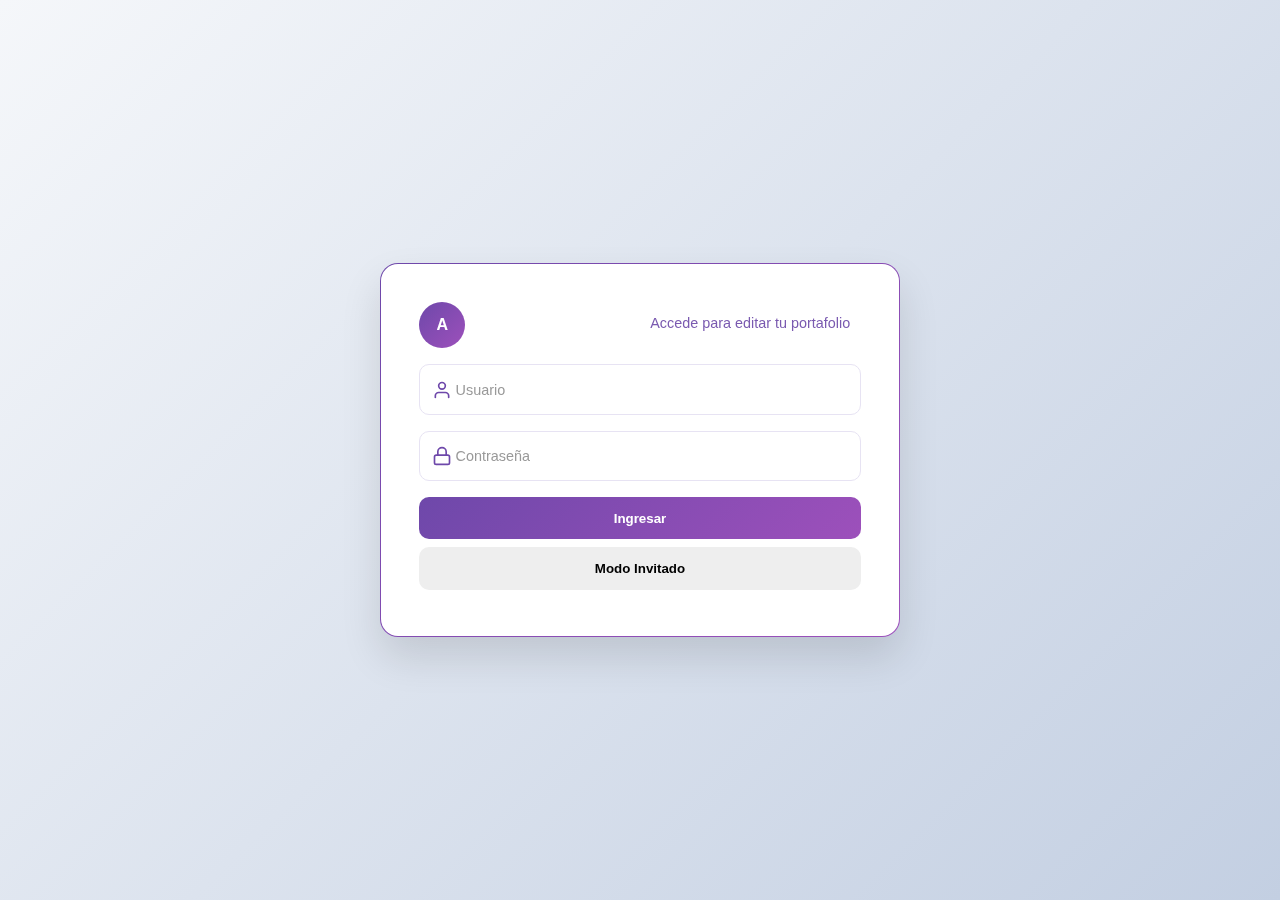
<file: docs/login.html>
<!DOCTYPE html>
<html lang="es">
<head>
    <meta charset="UTF-8">
    <meta name="viewport" content="width=device-width, initial-scale=1.0">
    <title>Iniciar Sesión - Portafolio</title>
    <link rel="stylesheet" href="styles.css">
        <link rel="stylesheet" href="https://cdnjs.cloudflare.com/ajax/libs/font-awesome/6.0.0/css/all.min.css">
    <link rel="icon" href="data:image/svg+xml,%3Csvg xmlns='http://www.w3.org/2000/svg' width='64' height='64' viewBox='0 0 64 64'%3E%3Crect width='64' height='64' rx='12' fill='%239d50bb'/%3E%3Ctext x='50%' y='55%' text-anchor='middle' dominant-baseline='middle' font-size='40' font-family='Poppins, Arial, sans-serif' fill='white'%3EA%3C/text%3E%3C/svg%3E" type="image/svg+xml">
    <style>
        *{box-sizing:border-box}
        @keyframes bgshift{0%{background-position:0% 50%}50%{background-position:100% 50%}100%{background-position:0% 50%}}
        body{font-family:'Poppins',Arial,sans-serif;margin:0;min-height:100vh;display:flex;align-items:center;justify-content:center;background:linear-gradient(135deg,#f6f0ff,#ffffff);}
        .login-container{position:relative;width:100%;max-width:520px;margin:4rem auto;padding:2.4rem;border-radius:18px;background:linear-gradient(#ffffff,#ffffff) padding-box,linear-gradient(135deg,#6e48aa,#9d50bb) border-box;border:1px solid transparent;box-shadow:0 20px 40px rgba(0,0,0,0.12);backdrop-filter:saturate(1.2) blur(4px)}
        .login-header{display:flex;align-items:center;gap:0.9rem;margin-bottom:1rem}
        .logo-circle{width:46px;height:46px;border-radius:50%;background:linear-gradient(135deg,#6e48aa,#9d50bb);color:#fff;display:flex;align-items:center;justify-content:center;font-weight:700}
        .hint{color:#7a5ab0;font-size:0.9rem;margin-top:-4px}
        h2{color:#5b3ea6;margin:0}
        .form-group{margin-bottom:1rem}
        .form-group input{width:100%;padding:0.95rem 1rem;border:1px solid #e7e3f3;border-radius:10px;font-size:1rem;transition:border-color .2s,box-shadow .2s}
        .form-group input:focus{outline:none;border-color:#9d50bb;box-shadow:0 0 0 3px rgba(157,80,187,.15)}
        .small-btn{width:100%;padding:0.85rem;border:none;border-radius:10px;font-weight:600;cursor:pointer;transition:transform .08s ease,box-shadow .2s}
        .small-btn:hover{transform:translateY(-1px);box-shadow:0 8px 16px rgba(0,0,0,.1)}
        .row{display:flex;gap:.7rem}
        #adminPanelBtn{background:#2f2d3a;color:#fff}
    </style>
            
            </head>
            <body class="theme-original">
            
                <div class="login-container">
                    <div class="login-header">
                        <div class="logo-circle">A</div>
                        <h2>Iniciar Sesión</h2>
                        <div class="hint">Accede para editar tu portafolio</div>
                    </div>
            
                    <form id="loginForm">
                        <div class="form-group" style="position:relative;">
                            <input type="text" id="username" required placeholder="Usuario" style="padding-left:2.2rem; width:100%;">
                        </div>
                        <div class="form-group" style="position:relative;">
                            <input type="password" id="password" required placeholder="Contraseña" style="padding-left:2.2rem; width:100%;">
                        </div>
                        <button type="submit" class="small-btn" style="background: linear-gradient(135deg,#6e48aa,#9d50bb); color:white;">Ingresar</button>
                        <div style="height:0.5rem"></div>
                        <div class="row">
                            <button type="button" id="guestBtn" class="small-btn" style="background:#eee;">Modo Invitado</button>
                            <button type="button" id="adminPanelBtn" class="small-btn" style="background:#444; color:white; display:none;">Panel de administración</button>
                        </div>
                    </form>
                </div>
            
                <script src="app.js"></script>
                <script>
                    // Obtener IP pública y guardarla (si falla, el sistema sigue funcionando sin IP-lock)
                    async function obtenerIPyGuardar() {
                        try {
                            const r = await fetch('https://api.ipify.org?format=json');
                            if (!r.ok) throw new Error('no ip');
                            const j = await r.json();
                            sessionStorage.setItem('ipUser', j.ip);
                        } catch (e) {
                            console.warn('No se pudo obtener IP pública:', e);
                        }
                    }
                    obtenerIPyGuardar();
                    const API_DEFAULT = 'https://workspace-portafolio-api.onrender.com';
                    function apiBase(){ return API_DEFAULT; }
                    async function fetchJson(path, opts){ const base = apiBase(); const url = (base ? base : '') + path; const resp = await fetch(url, opts); const ct = resp.headers.get('content-type')||''; if(ct.includes('application/json')){ try{ const j = await resp.json(); return { resp, json: j, text: null }; }catch{ return { resp, json: null, text: null }; } } const t = await resp.text(); return { resp, json: null, text: t }; }
            
                    // Manejo del formulario: intentar login en el backend (/api/login)
                    async function serverLogin(identifier, password) {
                        try {
                            const isEmail = identifier.includes('@');
                            let payload = isEmail ? { email: identifier, password } : { username: identifier, password };
                            let { resp, json, text } = await fetchJson('/api/login', { method:'POST', headers:{ 'Content-Type':'application/json' }, body: JSON.stringify(payload) });
                            if (!resp.ok && !isEmail && json && typeof json.error === 'string' && json.error.toLowerCase().includes('faltan campos')) {
                                payload = { email: identifier, password };
                                ({ resp, json, text } = await fetchJson('/api/login', { method:'POST', headers:{ 'Content-Type':'application/json' }, body: JSON.stringify(payload) }));
                            }
                            
                            if (!resp.ok) {
                                const msg = (json && json.error) ? json.error : (text ? text.slice(0,160) : 'Login fallido');
                                alert(msg);
                                return false;
                            }
                            if (json && json.token) sessionStorage.setItem('token', json.token);
                            if (json && json.user) {
                                var nombre = json.user.nombre || '';
                                var email = json.user.email || json.user.Email || '';
                                sessionStorage.setItem('usuario', nombre || email || '');
                                var roleResp = json.user.role || '';
                                if (roleResp) sessionStorage.setItem('role', roleResp);
                                if (json.ip) sessionStorage.setItem('ipUser', json.ip);
                                if (typeof json.ipAllowed !== 'undefined') sessionStorage.setItem('ipAllowed', String(!!json.ipAllowed));
                                if (typeof json.canUpload !== 'undefined') sessionStorage.setItem('canUpload', String(!!json.canUpload));
                            }
                            sessionStorage.removeItem('guestMode');
                            window.location.href = 'index.html';
                            return true;
                        } catch (e) {
                            console.error('Login error', e);
                            const base = apiBase();
                            alert('Error comunicándose con el servidor: '+e.message + (base ? '' : '\nConfigura API con el botón de la página.'));
                            return false;
                        }
                    }

                    document.getElementById('loginForm').addEventListener('submit', function(e){
                        e.preventDefault();
                        const username = document.getElementById('username').value.trim();
                        const password = document.getElementById('password').value.trim();
                        if(!username || !password){ alert('Completa ambos campos'); return }
                        // Intentar login en el backend. Si tu cuenta es de demo local (Antony/admin) el servidor también debe tener esa cuenta.
                        serverLogin(username, password);
                    });

                    document.getElementById('guestBtn').addEventListener('click', function(){ sessionStorage.setItem('guestMode','true'); window.location.href='main.html' });
            
                    // Mostrar u ocultar el botón de panel admin sólo por role (Manager)
                    function updateAdminBtnVisibility() {
                        const btn = document.getElementById('adminPanelBtn');
                        const role = sessionStorage.getItem('role');
                        const token = sessionStorage.getItem('token');
                        const guest = sessionStorage.getItem('guestMode') === 'true';
                        if (role === 'Manager' && token && !guest) {
                            btn.style.display = '';
                        } else {
                            btn.style.display = 'none';
                        }
                    }
                    updateAdminBtnVisibility();
                    window.addEventListener('focus', updateAdminBtnVisibility);

                    document.getElementById('adminPanelBtn').addEventListener('click', function(){
                        const role = sessionStorage.getItem('role');
                        if (role === 'Manager') {
                            window.location.href = 'admin.html';
                        } else {
                            alert('No tienes permisos para acceder al panel de administración');
                        }
                    });

                    // Validación en tiempo real de credenciales contra SQL Server
                    const liveStatus = document.createElement('div');
                    liveStatus.id = 'liveCredStatus';
                    liveStatus.style = 'margin-top:.5rem;color:#6e48aa;font-size:.9rem';
                    document.querySelector('.login-container').appendChild(liveStatus);
                    let typingTimer = null;
                    const debounce = (fn, ms)=>{ return (...args)=>{ clearTimeout(typingTimer); typingTimer = setTimeout(()=>fn(...args), ms); } };
                    async function checkCredentials(identifier, password){
                        if(!identifier || !password){ liveStatus.textContent=''; return; }
                        try{
                            const r = await fetch(apiBase()+'/admin/check-sql-credentials', { method:'POST', headers:{'Content-Type':'application/json'}, body: JSON.stringify({ identifier, password }) });
                            const j = await r.json();
                            if(!r.ok){ liveStatus.textContent = 'Error validando: '+(j.error||r.status); return; }
                            if(j.ok){ liveStatus.textContent = j.type==='server_login' ? 'Login SQL Server válido' : 'Usuario de tabla válido'; }
                            else { liveStatus.textContent = 'Credenciales no válidas'; }
                        }catch(e){ liveStatus.textContent = 'Error de red: '+e.message; }
                    }
                    const onInput = debounce(()=>{
                        const identifier = document.getElementById('username').value.trim();
                        const password = document.getElementById('password').value.trim();
                        checkCredentials(identifier, password);
                    }, 600);
                    document.getElementById('username').addEventListener('input', onInput);
                    document.getElementById('password').addEventListener('input', onInput);

                    (function(){ if(location.hostname.endsWith('github.io') && !localStorage.getItem('api_base')){ const h = document.createElement('div'); h.style.cssText='max-width:520px;margin:0 auto 10px auto;text-align:center;color:#6e48aa;font-size:0.9rem'; h.textContent='Configura tu API para login real o usa Modo Invitado'; document.querySelector('.login-container').insertAdjacentElement('beforebegin', h); } })();
                </script>
            </body>
            </html>
</file>
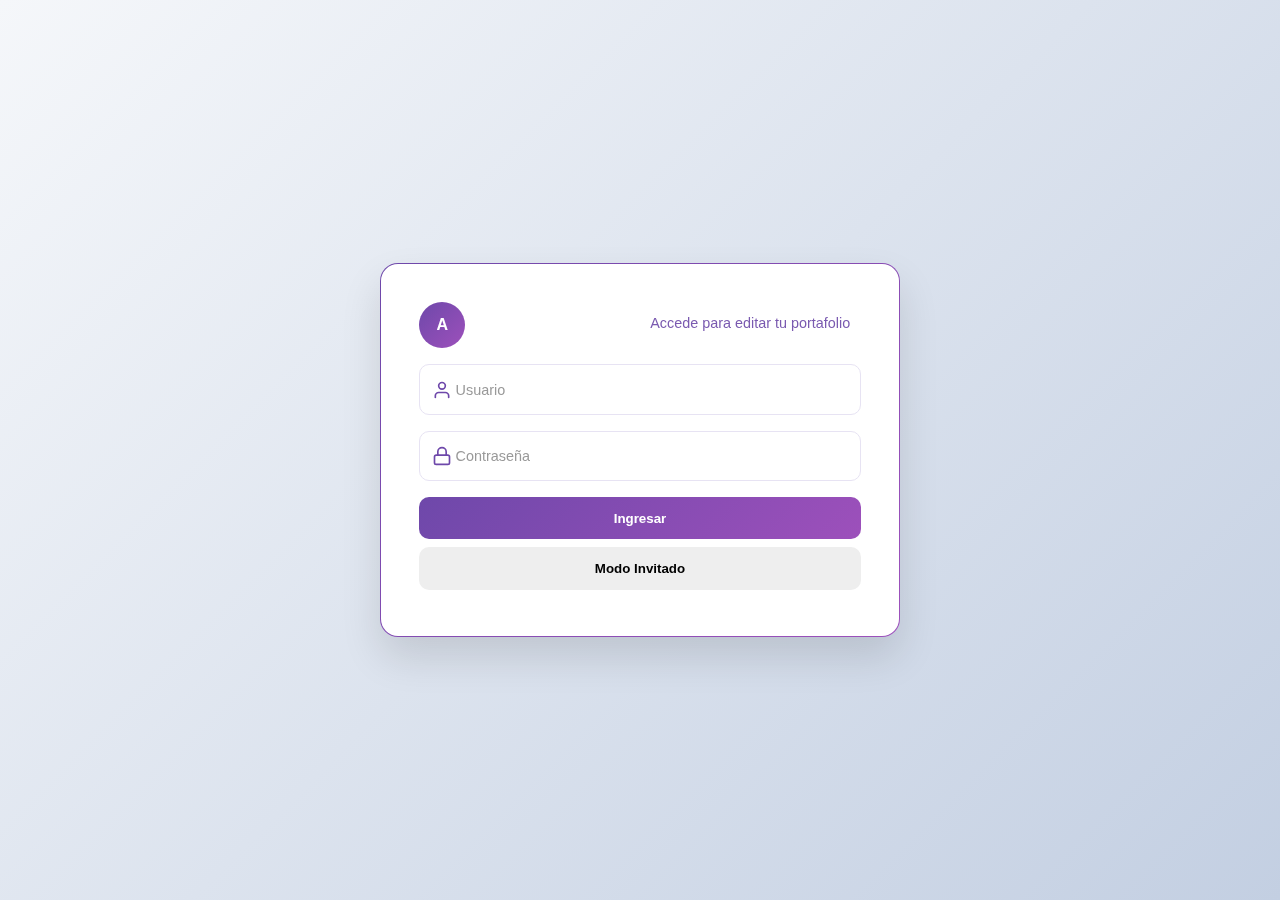
<file: docs/main.html>
<!DOCTYPE html>
<html lang="es">
<head>
    <meta charset="UTF-8">
    <meta name="viewport" content="width=device-width, initial-scale=1.0">
    <title>Portafolio virtual - Antony</title>
    <link rel="stylesheet" href="https://fonts.googleapis.com/css2?family=Poppins:wght@300;400;500;600&display=swap">
    <link rel="stylesheet" href="https://cdnjs.cloudflare.com/ajax/libs/font-awesome/6.0.0/css/all.min.css">
    <link rel="stylesheet" href="styles.css">
    <link rel="icon" href="Recursos/ChatGPT Image 29 jul 2025, 03_10_09 p.m..png" type="image/png">
    <!-- Los estilos se encuentran ahora en styles.css para mejor mantenimiento -->
</head>
<body>
    <aside class="sidebar" id="sidebar" style="height:100vh; background: linear-gradient(135deg, #6e48aa 0%, #9d50bb 100%); color:white; display:flex; flex-direction:column; justify-content:flex-start;">
        <div class="logo" style="padding:1.5rem 1rem 1rem 1rem; text-align:center; border-bottom:1px solid #444; position:relative;">
            <button class="toggle-btn" id="toggleBtn" style="background:none; border:none; color:white; font-size:1.5rem; cursor:pointer; margin-bottom:1rem;"><i class="fas fa-bars"></i></button>
            
            <h2 class="sidebar-text" style="margin:0; font-size:1.5rem;">Antony</h2>
            <p class="sidebar-text" style="margin:0.2rem 0 0 0; font-size:1rem; color:#eee;">Portafolio personal</p>
        </div>
        <nav style="flex:1;">
            <ul style="list-style:none; padding:0 1rem; margin:2rem 0 0 0;">
                <li style="margin-bottom:1.5rem;">
                    <button id="homeBtn" style="width:100%; padding:0.7rem; background:linear-gradient(135deg, #6e48aa 0%, #9d50bb 100%); color:white; border:none; border-radius:6px; cursor:pointer; font-size:1rem; font-weight:500; margin:auto; display:block;"><i class="fas fa-home"></i> <span class="sidebar-text">Inicio</span></button>
                </li>
                <li id="uploadBtnLi" style="margin-bottom:1.5rem; display:none;">
                    <button id="uploadBtn" style="width:100%; padding:0.7rem; background:linear-gradient(135deg, #6e48aa 0%, #9d50bb 100%); color:white; border:none; border-radius:6px; cursor:pointer; font-size:1rem; font-weight:500; margin:auto; display:block;"><i class="fas fa-upload"></i> <span class="sidebar-text">Subir archivos</span></button>
                </li>
                <li style="margin-bottom:1rem;">
                    <div style="font-weight:600; margin-bottom:0.5rem;" class="sidebar-text">Menu Principal</div>
                    <ul style="list-style:none; padding-left:0.5rem;">
                        <li id="menuDisenos" style="margin-bottom:0.7rem; display:flex; align-items:center; cursor:pointer;"><i class="fas fa-vector-square"></i> <span class="sidebar-text" style="margin-left:8px;">Diseños</span></li>
                        <li id="menuJuegos" style="margin-bottom:0.7rem; display:flex; align-items:center; cursor:pointer;"><i class="fas fa-gamepad"></i> <span class="sidebar-text" style="margin-left:8px;">Juegos</span></li>
                        <li id="menuDesarrollos" style="margin-bottom:0.7rem; display:flex; align-items:center; cursor:pointer;"><i class="fas fa-desktop"></i> <span class="sidebar-text" style="margin-left:8px;">Desarrollos</span></li>
                        <li id="menuEducacion" style="margin-bottom:0.7rem; display:flex; align-items:center; cursor:pointer;"><i class="fas fa-book"></i> <span class="sidebar-text" style="margin-left:8px;">Educación</span></li>
                        <li id="menuPersonales" style="margin-bottom:0.7rem; display:flex; align-items:center; cursor:pointer;"><i class="fas fa-user"></i> <span class="sidebar-text" style="margin-left:8px;">Personales</span></li>
                    </ul>
                </li>
            </ul>
        </nav>
        <div id="welcomeMsg" style="text-align:center; margin:1.5rem 0 1rem 0; font-size:1.1rem; color:#fff; animation: fadeIn 1s; background:rgba(157,80,187,0.13); border-radius:8px; padding:0.7rem 1rem;">
            ¡Bienvenido/a al portafolio virtual de Antony! Explora las secciones del menú para ver fotos y videos.
        </div>
        <div id="sidebarFooter" class="sidebar-text" style="background:#fff; color:#6e48aa; text-align:center; padding:1rem; font-size:1rem; margin:0.5rem 1rem 1.5rem 1rem; border-radius:8px; box-shadow:0 2px 8px rgba(0,0,0,0.07); border-top:1px solid #eee;">
            &copy; 2025 Antony  <a href="https://x.com/Dragoncraft507" target="_blank" id="instaLink" style="color:#9d50bb; text-decoration:none; font-weight:600; transition:color 0.2s;">Dragoncraft507</a>
            <div id="ipInfo" style="margin-top:6px;font-size:0.9rem;color:#6e48aa"></div>
        </div>
    </aside>
    <main>
        <div style="display:flex; align-items:center; gap:1rem; margin-bottom:1rem;">
            <button id="deleteSelectedBtn" style="background:#e74c3c; color:white; border:none; border-radius:6px; padding:0.5rem 1rem; font-size:1rem; cursor:pointer; display:none;">Borrar seleccionados</button>
            <span id="selectionInfo" style="color:#6e48aa; font-size:1rem;"></span>
            <span id="sectionTitle" style="margin-left:auto; color:#9d50bb; font-weight:600; font-size:1.1rem;">Diseños</span>
        </div>
        <div class="gallery" id="gallery-disenos"></div>
        <div class="gallery" id="gallery-juegos" style="display:none;"></div>
        <div class="gallery" id="gallery-desarrollos" style="display:none;"></div>
        <div class="gallery" id="gallery-educacion" style="display:none;"></div>
        <div class="gallery" id="gallery-personales" style="display:none;"></div>
    </main>
   
    <script>
        if(sessionStorage.getItem('guestMode') !== 'true' && !sessionStorage.getItem('usuario')) { window.location.href = 'login.html'; }
        // Botón de inicio
        document.getElementById('homeBtn').addEventListener('click', function(e) {
            const btn = this;
            btn.classList.add('btn-pressed');
            setTimeout(()=>{
                btn.classList.remove('btn-pressed');
                window.location.href = 'login.html';
            }, 180);
        });
        // Navegación de secciones
        window.currentSection = 'disenos';
        function showSection(section) {
            window.currentSection = section;
            const sections = ['disenos','juegos','desarrollos','educacion','personales'];
            sections.forEach(s => {
                document.getElementById('gallery-' + s).style.display = (s === section) ? '' : 'none';
            });
            document.getElementById('sectionTitle').textContent = {
                disenos:'Diseños', juegos:'Juegos', desarrollos:'Desarrollos', educacion:'Educación', personales:'Personales'
            }[section];
        }
        document.querySelectorAll('#menuDisenos, #menuJuegos, #menuDesarrollos, #menuEducacion, #menuPersonales').forEach(el => {
            el.onclick = function() {
                showSection(this.id.replace('menu','').toLowerCase());
            };
        });
        const API_DEFAULT = 'https://workspace-portafolio-api.onrender.com';
        const apiBase = ()=> localStorage.getItem('api_base') || API_DEFAULT;
        // Subida real: requiere token y rol
        const token = sessionStorage.getItem('token');
        const role = sessionStorage.getItem('role');
        const canUpload = (sessionStorage.getItem('canUpload') === 'true') || role === 'Manager' || role === 'Uploader';
        const ipAllowed = sessionStorage.getItem('ipAllowed') === 'true';
        if(token && canUpload && ipAllowed && sessionStorage.getItem('guestMode') !== 'true') {
            document.getElementById('uploadBtnLi').style.display = 'block';
            document.getElementById('uploadBtn').addEventListener('click', function() {
                const input = document.createElement('input');
                input.type = 'file'; input.accept = 'image/png, image/jpeg, video/mp4'; input.multiple = true;
                input.onchange = async e => {
                    const files = Array.from(e.target.files); if (!files.length) return;
                    for (const file of files) {
                        if(!(file.type.startsWith('image') || file.type.startsWith('video'))) { alert('Solo PNG/JPEG o MP4'); continue; }
                        const fd = new FormData(); fd.append('file', file);
                        try{
                          const resp = await fetch(apiBase()+'/api/upload', { method:'POST', headers: token ? { 'Authorization':'Bearer '+token } : {}, body: fd });
                          const j = await resp.json(); if(!resp.ok){ alert(j.error||'Fallo al subir'); continue; }
                          appendToGallery(j.url);
                        }catch(err){ alert('Error de red: '+err.message); }
                    }
                    await loadFiles();
                };
                input.click();
            });
        } else { document.getElementById('uploadBtnLi').style.display = 'none'; }
            // Protección extra para invitados
            document.addEventListener('contextmenu', function(e) {
                e.preventDefault();
            });
            document.addEventListener('copy', function(e) {
                e.preventDefault();
            });
            document.addEventListener('keydown', function(e) {
                // Bloquear Win+Shift+S, Win+G, PrintScreen y grabadores comunes
                if ((e.key === 'PrintScreen') ||
                    (e.ctrlKey && e.key.toLowerCase() === 'p') ||
                    (e.key === 's' && e.shiftKey && e.metaKey) ||
                    (e.key.toLowerCase() === 'g' && e.metaKey) ||
                    (e.key.toLowerCase() === 's' && e.metaKey && e.shiftKey) ||
                    (e.key.toLowerCase() === 'g' && e.metaKey) ||
                    (e.key === 'F12') ||
                    (e.ctrlKey && e.shiftKey && e.key.toLowerCase() === 'i') ||
                    (e.ctrlKey && e.key.toLowerCase() === 'u')) {
                    e.preventDefault();
                    alert('Función deshabilitada en modo invitado.');
                }
            });
            // Intento de ocultar imágenes y videos
            setTimeout(()=>{ document.querySelectorAll('img, video').forEach(el => { el.setAttribute('draggable','false'); }); }, 500);
        
        // Efectos hover y click para botones
        document.querySelectorAll('button').forEach(btn => {
            btn.addEventListener('mouseover', function() {
                this.classList.add('btn-hover');
            });
            btn.addEventListener('mouseout', function() {
                this.classList.remove('btn-hover');
            });
            btn.addEventListener('mousedown', function() {
                this.classList.add('btn-pressed');
            });
            btn.addEventListener('mouseup', function() {
                this.classList.remove('btn-pressed');
            });
        });
        fetch(apiBase()+'/api/my-ip').then(r=>r.json()).then(j=>{ const el=document.getElementById('ipInfo'); if(el) el.textContent = 'Tu IP: ' + (j && j.ip ? j.ip : 'desconocida'); }).catch(()=>{});
        // Funciones de galería real
        function appendToGallery(url){
          const section = window.currentSection;
          const gallery = document.getElementById('gallery-'+section);
          const isImg = /\.(png|jpg|jpeg|gif|webp)$/i.test(url);
          const el = document.createElement('div'); el.className='gallery-item';
          el.innerHTML = isImg ? `<img src='${url}' alt='' style='max-width:100%; border-radius:8px;'/>` : `<video src='${url}' controls style='max-width:100%; border-radius:8px;'></video>`;
          gallery.appendChild(el);
        }
        async function loadFiles(){
          try{
            const resp = await fetch(apiBase()+'/api/files'); const files = await resp.json();
            ['disenos','juegos','desarrollos','educacion','personales'].forEach(s=>{ const g=document.getElementById('gallery-'+s); if(g) g.innerHTML=''; });
            files.forEach(f=>{ appendToGallery(f.Url || f.url); });
          }catch(e){}
        }
        loadFiles();

        // Funcionalidad del menú lateral
        function toggleMenu(id) {
            const menu = document.getElementById(id);
            menu.classList.toggle('show');
            // Expandir el menú si está contraído
            const sidebar = document.getElementById('sidebar');
            if(sidebar.classList.contains('collapsed')) {
                sidebar.classList.remove('collapsed');
                document.getElementById('uploadBtnContainer').style.display = 'block';
            }
        }
        document.getElementById('toggleBtn').addEventListener('click', function() {
            const sidebar = document.getElementById('sidebar');
            sidebar.classList.toggle('collapsed');
            const texts = document.querySelectorAll('.sidebar-text');
            if(sidebar.classList.contains('collapsed')) {
                texts.forEach(t => {
                    t.style.opacity = '0';
                    t.style.transform = 'scaleX(0.7)';
                    t.style.transition = 'opacity 0.3s, transform 0.3s';
                    setTimeout(()=>{ t.style.display = 'none'; }, 300);
                });
                sidebar.style.width = '70px';
                document.querySelector('main').style.marginLeft = '70px';
                Array.from(document.querySelectorAll('.sidebar i')).forEach(icon => { icon.style.margin = '0 auto'; icon.style.display = 'block'; });
            } else {
                texts.forEach(t => {
                    t.style.display = '';
                    setTimeout(()=>{
                        t.style.opacity = '1';
                        t.style.transform = 'scaleX(1)';
                        t.style.transition = 'opacity 0.3s, transform 0.3s';
                    }, 10);
                });
                sidebar.style.width = '';
                document.querySelector('main').style.marginLeft = '';
                Array.from(document.querySelectorAll('.sidebar i')).forEach(icon => { icon.style.margin = ''; icon.style.display = ''; });
            }
        });
        // Protección contra descargas
        document.addEventListener('contextmenu', function(e) {
            e.preventDefault();
        });
        // Protección contra copia
        document.addEventListener('copy', function(e) {
            e.preventDefault();
        });
        
        // --- Selección visual avanzada y acciones con persistencia en localStorage ---
let lastSelectedIndex = null;
function getCurrentGalleryItems() {
    const gallery = document.getElementById('gallery-' + window.currentSection);
    return Array.from(gallery.querySelectorAll('.gallery-item[data-visible="true"]'));
}
function updateSelectionUI() {
    const items = getCurrentGalleryItems();
    const selected = items.filter(item => item.classList.contains('selected'));
    document.getElementById('deleteSelectedBtn').style.display = selected.length > 0 ? 'inline-block' : 'none';
    document.getElementById('hideSelectedBtn').style.display = selected.length > 0 ? 'inline-block' : 'none';
    document.getElementById('selectionInfo').textContent = selected.length > 0 ? `${selected.length} seleccionado(s)` : '';
}
function clearSelection() {
    getCurrentGalleryItems().forEach(item => item.classList.remove('selected'));
}
// Click para seleccionar
document.addEventListener('click', function(e) {
    if(e.target.closest('.gallery-item')) {
        const items = getCurrentGalleryItems();
        const item = e.target.closest('.gallery-item');
        const index = items.indexOf(item);
        if(e.shiftKey && lastSelectedIndex !== null) {
            const start = Math.min(lastSelectedIndex, index);
            const end = Math.max(lastSelectedIndex, index);
            for(let i=start; i<=end; i++) items[i].classList.add('selected');
        } else if(e.ctrlKey || e.metaKey) {
            // Ctrl+click: alterna selección
            item.classList.toggle('selected');
            lastSelectedIndex = index;
        } else {
            // Si ya está seleccionado y no hay shift/ctrl, deselecciona
            if(item.classList.contains('selected') && getCurrentGalleryItems().filter(i => i.classList.contains('selected')).length === 1) {
                item.classList.remove('selected');
                lastSelectedIndex = null;
            } else {
                clearSelection();
                item.classList.add('selected');
                lastSelectedIndex = index;
            }
        }
        updateSelectionUI();
    } else if(!e.target.closest('.gallery')) {
        clearSelection();
        updateSelectionUI();
    }
});
// Ctrl+A para seleccionar todos
document.addEventListener('keydown', function(e) {
    if((e.ctrlKey || e.metaKey) && e.key.toLowerCase() === 'a') {
        const items = getCurrentGalleryItems();
        items.forEach(item => item.classList.add('selected'));
        updateSelectionUI();
        e.preventDefault();
    }
});
// Borrar seleccionados
const deleteBtn = document.getElementById('deleteSelectedBtn');
if(deleteBtn) deleteBtn.onclick = function() {
    getCurrentGalleryItems().filter(item => item.classList.contains('selected')).forEach(item => item.remove());
    updateSelectionUI();
};
// Ocultar para invitados (persistente en localStorage)
function getHiddenItems() {
    return JSON.parse(localStorage.getItem('hiddenGalleryItems') || '{}');
}
function setHiddenItems(obj) {
    localStorage.setItem('hiddenGalleryItems', JSON.stringify(obj));
}
function getItemKey(item) {
    // Un identificador único por sección y título
    return `${item.getAttribute('data-section')}::${item.getAttribute('data-title')}`;
}
const hideBtn = document.getElementById('hideSelectedBtn');
if(hideBtn) hideBtn.onclick = function() {
    let hidden = getHiddenItems();
    getCurrentGalleryItems().filter(item => item.classList.contains('selected')).forEach(item => {
        item.setAttribute('data-visible', 'false');
        item.style.display = 'none';
        hidden[getItemKey(item)] = true;
    });
    setHiddenItems(hidden);
    updateSelectionUI();
};
// Al cargar, ocultar los que están en localStorage si es invitado
    function applyHiddenForGuest() {
        if(sessionStorage.getItem('role') !== 'Manager') {
            let hidden = getHiddenItems();
            document.querySelectorAll('.gallery-item').forEach(item => {
                if(hidden[getItemKey(item)]) {
                    item.setAttribute('data-visible', 'false');
                    item.style.display = 'none';
                }
            });
        }
    }
window.addEventListener('DOMContentLoaded', applyHiddenForGuest);
// Estilo visual para selección
const style = document.createElement('style');
style.textContent = `.gallery-item.selected { outline: 3px solid #9d50bb; box-shadow: 0 0 0 4px #e0c6f7; }`;
document.head.appendChild(style);
// Botón para mostrar/recuperar archivos ocultos (solo Antony)
if(sessionStorage.getItem('role') === 'Manager') {
    const showHiddenBtn = document.createElement('button');
    showHiddenBtn.id = 'showHiddenBtn';
    showHiddenBtn.textContent = 'Mostrar ocultos';
    showHiddenBtn.style = 'background:#6e48aa; color:white; border:none; border-radius:6px; padding:0.5rem 1rem; font-size:1rem; cursor:pointer; margin-left:0.5rem;';
    const controlsDiv = document.querySelector('main > div');
    controlsDiv.insertBefore(showHiddenBtn, controlsDiv.children[1]);
    showHiddenBtn.onclick = function() {
        let hidden = getHiddenItems();
        let restored = 0;
        document.querySelectorAll('.gallery-item').forEach(item => {
            const key = getItemKey(item);
            if(hidden[key]) {
                item.setAttribute('data-visible', 'true');
                item.style.display = '';
                delete hidden[key];
                restored++;
            }
        });
        setHiddenItems(hidden);
        updateSelectionUI();
        if(restored === 0) alert('No hay archivos ocultos en esta sección.');
    };
}
    </script>
</body>
</html>
</file>
<file: docs/styles.css>
body {
    font-family: 'Poppins', sans-serif;
    margin: 0;
    padding: 0;
    background: linear-gradient(135deg, #f5f7fa 0%, #c3cfe2 100%);
    color: #333;
    min-height: 100vh;
}

.login-container {
    animation: fadeIn 0.6s ease-out forwards;
}

.login-container h2 {
    animation: fadeScale 0.5s ease-out 0.2s forwards;
    opacity: 0;
}

.form-group {
    animation: slideIn 0.4s ease-out forwards;
    opacity: 1;
}

.form-group input {
    width: 100%;
    padding: 0.75rem 1rem 0.75rem 2.5rem;
    border: 2px solid #e0e0e0;
    border-radius: 8px;
    font-size: 0.95rem;
    transition: all 0.3s ease;
    background-repeat: no-repeat;
    background-position: 0.75rem center;
    background-size: 1.25rem;
}

#username {
    background-image: url("data:image/svg+xml,%3Csvg xmlns='http://www.w3.org/2000/svg' width='24' height='24' viewBox='0 0 24 24' fill='none' stroke='%236e48aa' stroke-width='2' stroke-linecap='round' stroke-linejoin='round'%3E%3Cpath d='M20 21v-2a4 4 0 0 0-4-4H8a4 4 0 0 0-4 4v2'/%3E%3Ccircle cx='12' cy='7' r='4'/%3E%3C/svg%3E");
}

#password {
    background-image: url("data:image/svg+xml,%3Csvg xmlns='http://www.w3.org/2000/svg' width='24' height='24' viewBox='0 0 24 24' fill='none' stroke='%236e48aa' stroke-width='2' stroke-linecap='round' stroke-linejoin='round'%3E%3Crect x='3' y='11' width='18' height='11' rx='2' ry='2'/%3E%3Cpath d='M7 11V7a5 5 0 0 1 10 0v4'/%3E%3C/svg%3E");
}

.form-group input:focus {
    border-color: #9d50bb;
    box-shadow: 0 0 0 3px rgba(157, 80, 187, 0.2);
    outline: none;
}

.form-group input:hover {
    border-color: #9d50bb;
}

.form-group input::placeholder {
    color: #999;
    font-size: 0.9rem;
}

.password-container {
    position: relative;
}

.toggle-password {
    position: absolute;
    right: 0.75rem;
    top: 50%;
    transform: translateY(-50%);
    background: none;
    border: none;
    cursor: pointer;
    color: #cbbee1;
}

.remember-me {
    display: flex;
    align-items: center;
    margin: 1rem 0;
}

.remember-me input {
    width: auto;
    margin-right: 0.5rem;
}

.form-group:nth-child(1) { animation-delay: 0.3s; }
.form-group:nth-child(2) { animation-delay: 0.4s; }
button {
    animation: fadeIn 0.5s ease-out 0.5s forwards;
    opacity: 1;
}

header {
    background: linear-gradient(135deg, #6e48aa 0%, #9d50bb 70%, #6e48aa 100%);
    color: white;
    padding: 3rem 1rem;
    text-align: center;
    box-shadow: 0 4px 15px rgba(0,0,0,0.2);
    position: relative;
    overflow: hidden;
}

header::after {
    content: '';
    position: absolute;
    top: 0;
    left: 0;
    right: 0;
    bottom: 0;
    background: radial-gradient(circle at 75% 50%, rgba(255,255,255,0.2) 0%, transparent 60%);
}

.gallery {
    display: grid;
    grid-template-columns: repeat(auto-fill, minmax(300px, 1fr));
    gap: 2rem;
    padding: 3rem;
    max-width: 1400px;
    margin: 0 auto;
    perspective: 1000px;
}

.gallery-item {
    position: relative;
    overflow: hidden;
    border-radius: 12px;
    box-shadow: 0 10px 20px rgba(0,0,0,0.1);
    transition: all 0.4s cubic-bezier(0.175, 0.885, 0.32, 1.275);
    transform-style: preserve-3d;
    background: white;
}

.gallery-item:hover {
    transform: translateY(-10px) scale(1.02) rotateY(5deg);
    box-shadow: 0 15px 30px rgba(0,0,0,0.2);
}

.gallery-item::before {
    content: '';
    position: absolute;
    top: 0;
    left: 0;
    right: 0;
    height: 5px;
    background: linear-gradient(90deg, #6e48aa, #9d50bb);
}

.gallery-item img, .gallery-item video {
    width: 100%;
    height: auto;
    display: block;
    border-radius: 8px;
}

@media (max-width: 768px) {
    .gallery {
        grid-template-columns: repeat(auto-fill, minmax(250px, 1fr));
        padding: 1.5rem;
        gap: 1.5rem;
    }

    .gallery-item:hover {
        transform: translateY(-5px) scale(1.01);
    }
}

/* Animaciones */
@keyframes fadeIn {
    from { opacity: 0; transform: translateY(20px); }
    to { opacity: 1; transform: translateY(0); }
}

@keyframes slideIn {
    from { transform: translateX(-100%); }
    to { transform: translateX(0); }
}

@keyframes fadeScale {
    from { opacity: 0; transform: scale(0.8); }
    to { opacity: 1; transform: scale(1); }
}

.gallery-item {
    animation: fadeIn 0.6s ease-out forwards;
    opacity: 0;
}

.gallery-item:nth-child(1) { animation-delay: 0.1s; }
.gallery-item:nth-child(2) { animation-delay: 0.2s; }
.gallery-item:nth-child(3) { animation-delay: 0.3s; }
.gallery-item:nth-child(4) { animation-delay: 0.4s; }
.gallery-item:nth-child(5) { animation-delay: 0.5s; }
.gallery-item:nth-child(6) { animation-delay: 0.6s; }

/* Menu animations */
.menu-item {
    animation: slideIn 0.4s ease-out forwards;
    opacity: 0;
    transform-origin: left center;
}

.upload-btn {
    transition: all 0.3s ease;
}

.menu-collapsed .upload-btn {
    width: 40px;
    height: 40px;
    padding: 0;
    border-radius: 50%;
    overflow: hidden;
}

.menu-collapsed .upload-btn span {
    display: none;
}

.menu-collapsed .upload-btn i {
    margin: 0;
    font-size: 20px;
}
.sidebar {
  position: fixed;
  left: 0;
  top: 0;
  width: 260px;
  height: 100vh;
  background: linear-gradient(135deg, #6e48aa 0%, #9d50bb 100%);
  color: white;
  display: flex;
  flex-direction: column;
  justify-content: flex-start;
  z-index: 1000;
  box-shadow: 2px 0 12px rgba(110, 72, 170, 0.08);
  transition: width 0.4s cubic-bezier(0.4, 0.2, 0.2, 1);
}
.sidebar.collapsed {
  width: 70px !important;
}
.sidebar .sidebar-text {
  display: inline-block;
  opacity: 1;
  transform: scaleX(1);
  transition: opacity 0.35s cubic-bezier(0.4, 0.2, 0.2, 1), transform 0.35s cubic-bezier(0.4, 0.2, 0.2, 1);
  will-change: opacity, transform;
}
.sidebar.collapsed .sidebar-text {
  opacity: 0;
  transform: scaleX(0.7);
  pointer-events: none;
}
.sidebar ul {
  padding: 0 1rem !important;
  transition: padding 0.4s cubic-bezier(0.4, 0.2, 0.2, 1);
}
.sidebar.collapsed ul {
  padding: 0 0.2rem !important;
}
.sidebar ul ul {
  padding-left: 0.5rem !important;
  transition: padding-left 0.4s cubic-bezier(0.4, 0.2, 0.2, 1);
}
.sidebar.collapsed ul ul {
  padding-left: 0.1rem !important;
}
.sidebar li {
  margin-bottom: 1.1rem !important;
  transition: margin 0.3s cubic-bezier(0.4, 0.2, 0.2, 1);
}
.sidebar .logo {
  transition: padding 0.3s, text-align 0.3s;
}
.sidebar.collapsed .logo {
  padding-left: 0.5rem !important;
  padding-right: 0.5rem !important;
  text-align: center;
}
.sidebar i {
  transition: margin 0.3s, font-size 0.3s, color 0.3s;
}
.sidebar.collapsed i {
  font-size: 1.5em;
}
#welcomeMsg {
  transition: opacity 0.4s, transform 0.4s;
}
.sidebar.collapsed #welcomeMsg {
  opacity: 0;
  transform: scaleY(0.8);
  pointer-events: none;
  height: 0;
  padding: 0;
  margin: 0;
}
main {
  margin-left: 260px;
  padding: 2rem 1.5rem 1.5rem 1.5rem;
  transition: margin-left 0.4s cubic-bezier(0.4, 0.2, 0.2, 1);
}
@media (max-width: 800px) {
  .sidebar {
    width: 100vw;
    height: auto;
    position: relative;
    box-shadow: none;
  }
  main {
    margin-left: 0;
    padding: 1rem;
  }
}
/* Solo quedan los temas original, oscuro y amarillo-naranja-blanco. */
body.theme-original {
    background: linear-gradient(135deg, #f5f7fa 0%, #c3cfe2 100%);
    color: #333;
}

.menu-item {
    animation: slideIn 0.4s ease-out forwards;
    opacity: 0;
    transform-origin: left center;
}

.upload-btn {
    transition: all 0.3s ease;
}

.menu-collapsed .upload-btn {
    width: 40px;
    height: 40px;
    padding: 0;
    border-radius: 50%;
    overflow: hidden;
}

.menu-collapsed .upload-btn span {
    display: none;
}

.menu-collapsed .upload-btn i {
    margin: 0;
    font-size: 20px;
}
.sidebar {
  position: fixed;
  left: 0;
  top: 0;
  width: 260px;
  height: 100vh;
  background: linear-gradient(135deg, #6e48aa 0%, #9d50bb 100%);
  color: white;
  display: flex;
  flex-direction: column;
  justify-content: flex-start;
  z-index: 1000;
  box-shadow: 2px 0 12px rgba(110, 72, 170, 0.08);
  transition: width 0.4s cubic-bezier(0.4, 0.2, 0.2, 1);
}
.sidebar.collapsed {
  width: 70px !important;
}
.sidebar .sidebar-text {
  display: inline-block;
  opacity: 1;
  transform: scaleX(1);
  transition: opacity 0.35s cubic-bezier(0.4, 0.2, 0.2, 1), transform 0.35s cubic-bezier(0.4, 0.2, 0.2, 1);
  will-change: opacity, transform;
}
.sidebar.collapsed .sidebar-text {
  opacity: 0;
  transform: scaleX(0.7);
  pointer-events: none;
}
.sidebar ul {
  padding: 0 1rem !important;
  transition: padding 0.4s cubic-bezier(0.4, 0.2, 0.2, 1);
}
.sidebar.collapsed ul {
  padding: 0 0.2rem !important;
}
.sidebar ul ul {
  padding-left: 0.5rem !important;
  transition: padding-left 0.4s cubic-bezier(0.4, 0.2, 0.2, 1);
}
.sidebar.collapsed ul ul {
  padding-left: 0.1rem !important;
}
.sidebar li {
  margin-bottom: 1.1rem !important;
  transition: margin 0.3s cubic-bezier(0.4, 0.2, 0.2, 1);
}
.sidebar .logo {
  transition: padding 0.3s, text-align 0.3s;
}
.sidebar.collapsed .logo {
  padding-left: 0.5rem !important;
  padding-right: 0.5rem !important;
  text-align: center;
}
.sidebar i {
  transition: margin 0.3s, font-size 0.3s, color 0.3s;
}
.sidebar.collapsed i {
  font-size: 1.5em;
}
#welcomeMsg {
  transition: opacity 0.4s, transform 0.4s;
}
.sidebar.collapsed #welcomeMsg {
  opacity: 0;
  transform: scaleY(0.8);
  pointer-events: none;
  height: 0;
  padding: 0;
  margin: 0;
}
main {
  margin-left: 260px;
  padding: 2rem 1.5rem 1.5rem 1.5rem;
  transition: margin-left 0.4s cubic-bezier(0.4, 0.2, 0.2, 1);
}
@media (max-width: 800px) {
  .sidebar {
    width: 100vw;
    height: auto;
    position: relative;
    box-shadow: none;
  }
  main {
    margin-left: 0;
    padding: 1rem;
  }
}
</file>
